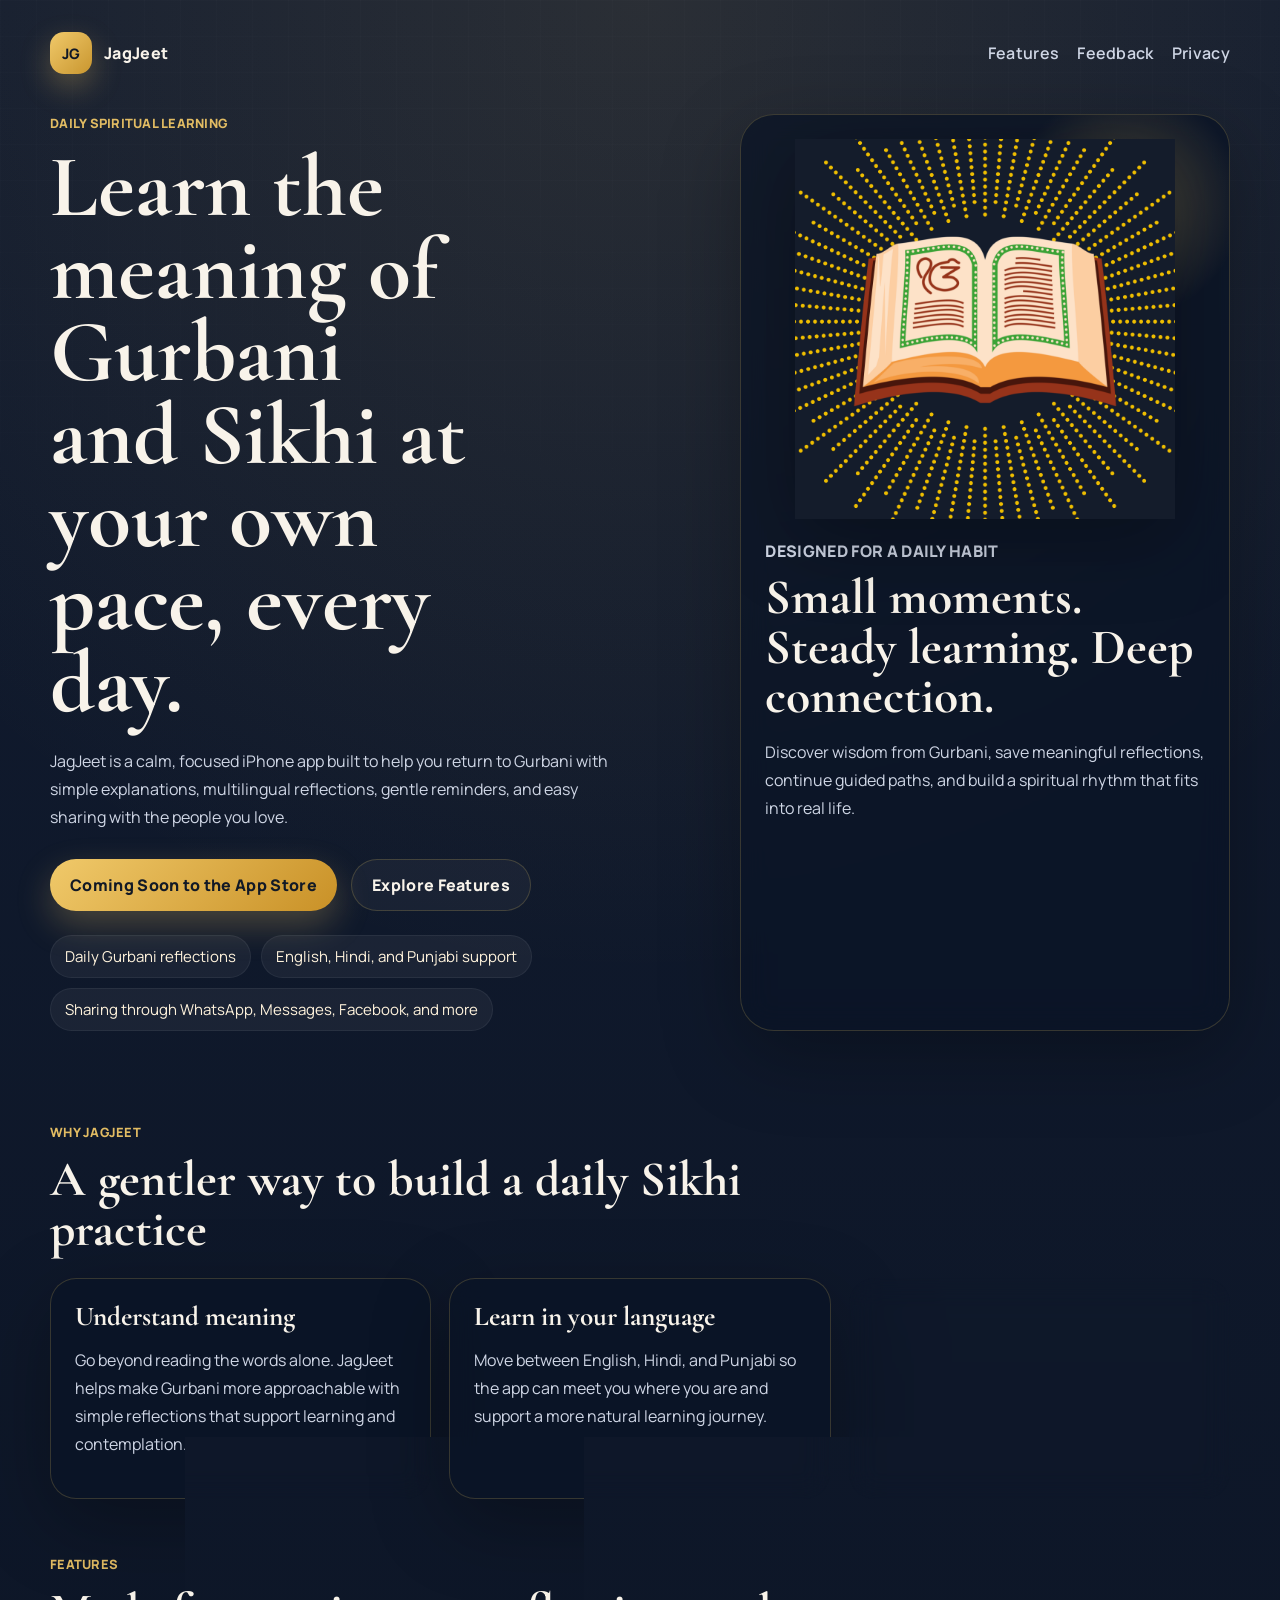
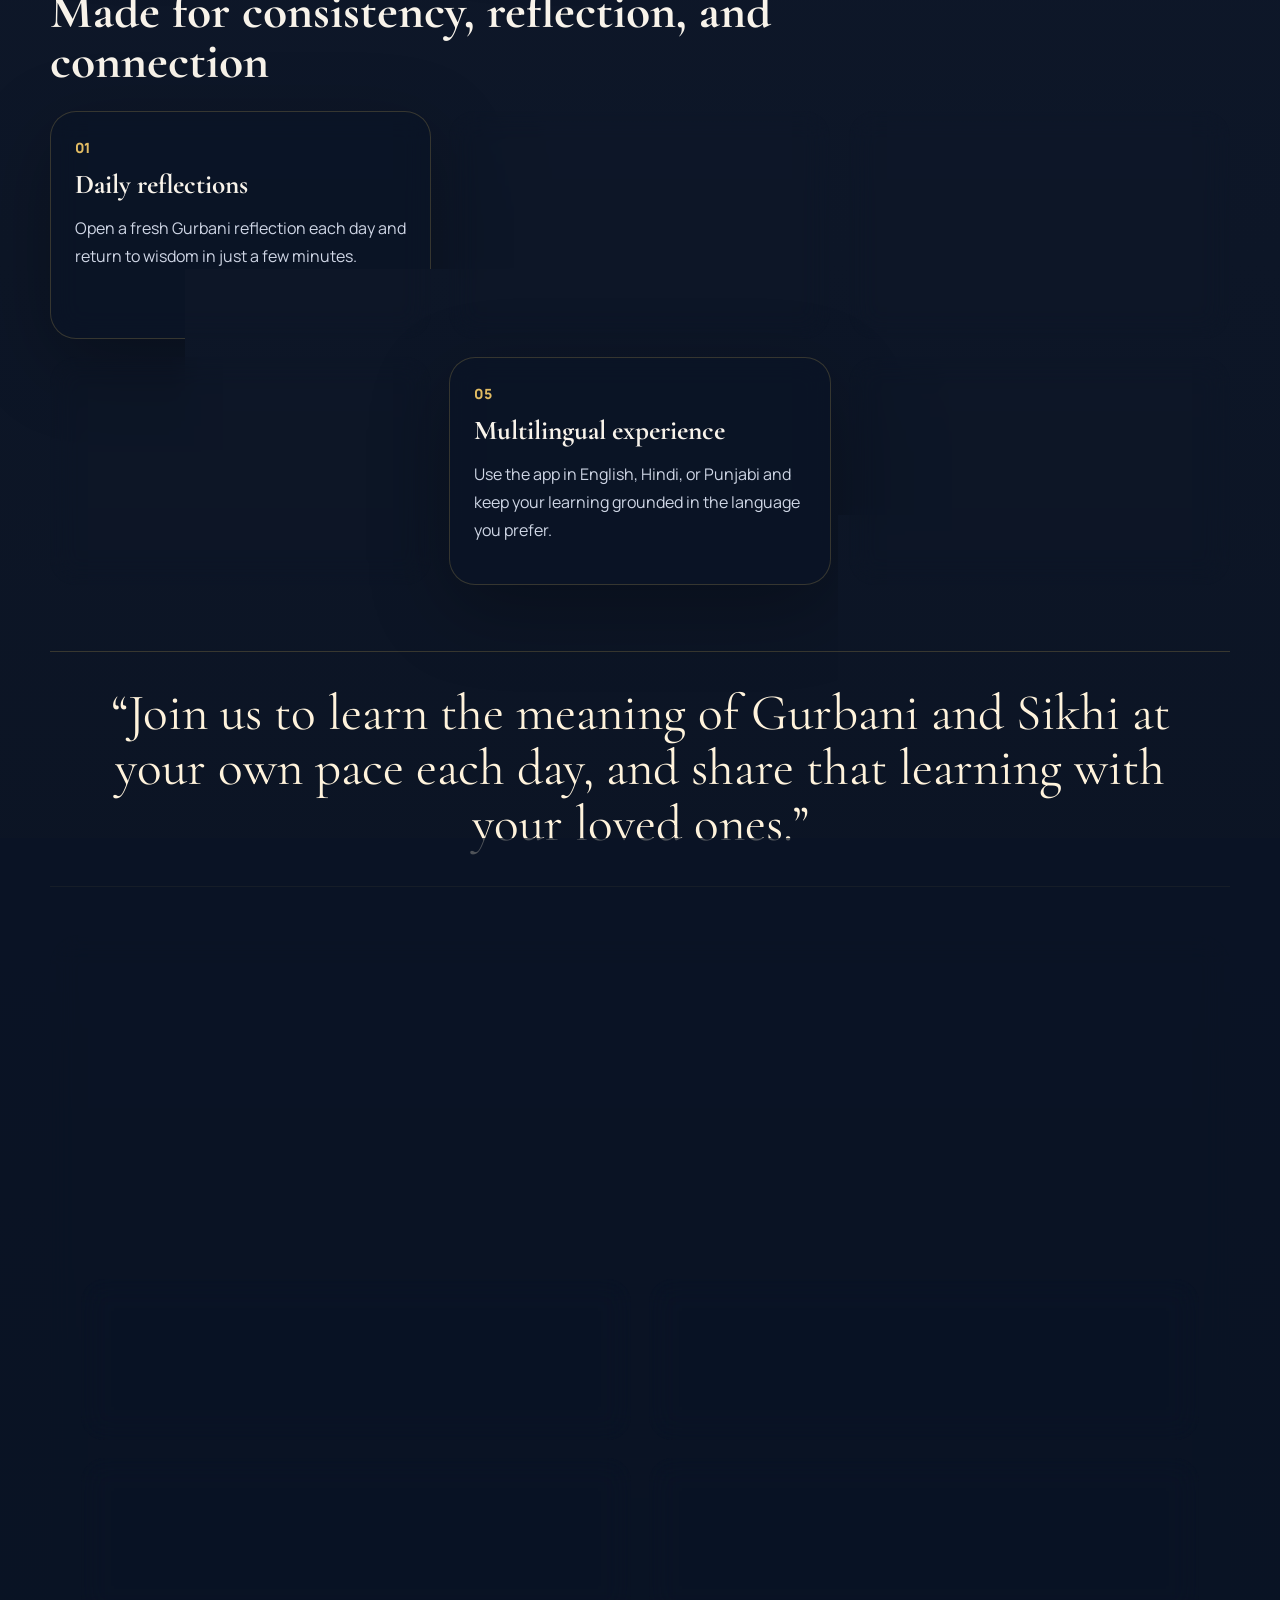
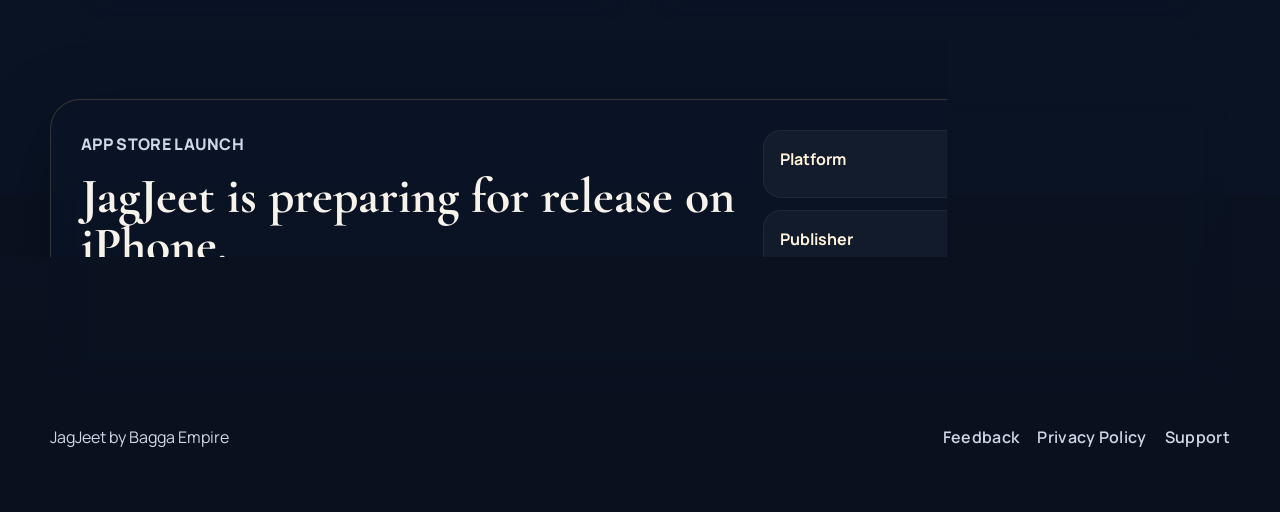
<file: docs/index.html>
<!DOCTYPE html>
<html lang="en">
<head>
  <meta charset="UTF-8">
  <meta name="viewport" content="width=device-width, initial-scale=1.0">
  <title>JagJeet | Learn Gurbani and Sikhi Daily</title>
  <meta
    name="description"
    content="JagJeet helps you learn the meaning of Gurbani and Sikhi at your own pace each day with reflections, reminders, multilingual support, and easy sharing."
  >
  <link rel="preconnect" href="https://fonts.googleapis.com">
  <link rel="preconnect" href="https://fonts.gstatic.com" crossorigin>
  <link
    href="https://fonts.googleapis.com/css2?family=Cormorant+Garamond:wght@500;600;700&family=Manrope:wght@400;500;600;700;800&display=swap"
    rel="stylesheet"
  >
  <link rel="stylesheet" href="./styles.css">
</head>
<body>
  <div class="page-shell">
    <header class="hero">
      <nav class="topbar">
        <div class="brand-lockup">
          <span class="brand-mark">JG</span>
          <span class="brand-name">JagJeet</span>
        </div>
        <div class="topbar-links">
          <a class="nav-link" href="#features">Features</a>
          <a class="nav-link" href="#feedback">Feedback</a>
          <a class="nav-link" href="./privacy.html">Privacy</a>
        </div>
      </nav>

      <div class="hero-grid">
        <section class="hero-copy">
          <p class="eyebrow">Daily spiritual learning</p>
          <h1>Learn the meaning of Gurbani and Sikhi at your own pace, every day.</h1>
          <p class="hero-text">
            JagJeet is a calm, focused iPhone app built to help you return to Gurbani with
            simple explanations, multilingual reflections, gentle reminders, and easy sharing
            with the people you love.
          </p>

          <div class="hero-actions">
            <a class="button button-primary" href="#coming-soon">Coming Soon to the App Store</a>
            <a class="button button-secondary" href="#features">Explore Features</a>
          </div>

          <ul class="hero-points">
            <li>Daily Gurbani reflections</li>
            <li>English, Hindi, and Punjabi support</li>
            <li>Sharing through WhatsApp, Messages, Facebook, and more</li>
          </ul>
        </section>

        <section class="hero-card" aria-label="JagJeet app highlight">
          <div class="hero-card-glow"></div>
          <img
            class="hero-logo"
            src="./assets/jagjeet-mark.png"
            alt="JagJeet illustrated book logo"
          >
          <div class="hero-card-content">
            <p class="card-label">Designed for a daily habit</p>
            <h2>Small moments. Steady learning. Deep connection.</h2>
            <p>
              Discover wisdom from Gurbani, save meaningful reflections, continue guided paths,
              and build a spiritual rhythm that fits into real life.
            </p>
          </div>
        </section>
      </div>
    </header>

    <main>
      <section class="section section-story">
        <div class="section-heading">
          <p class="eyebrow">Why JagJeet</p>
          <h2>A gentler way to build a daily Sikhi practice</h2>
        </div>

        <div class="story-grid">
          <article class="story-card">
            <h3>Understand meaning</h3>
            <p>
              Go beyond reading the words alone. JagJeet helps make Gurbani more approachable
              with simple reflections that support learning and contemplation.
            </p>
          </article>

          <article class="story-card">
            <h3>Learn in your language</h3>
            <p>
              Move between English, Hindi, and Punjabi so the app can meet you where you are
              and support a more natural learning journey.
            </p>
          </article>

          <article class="story-card">
            <h3>Share with loved ones</h3>
            <p>
              When something meaningful speaks to you, pass it on easily through WhatsApp,
              Messages, Facebook, and other sharing options.
            </p>
          </article>
        </div>
      </section>

      <section class="section section-features" id="features">
        <div class="section-heading">
          <p class="eyebrow">Features</p>
          <h2>Made for consistency, reflection, and connection</h2>
        </div>

        <div class="feature-grid">
          <article class="feature-card">
            <span class="feature-number">01</span>
            <h3>Daily reflections</h3>
            <p>Open a fresh Gurbani reflection each day and return to wisdom in just a few minutes.</p>
          </article>

          <article class="feature-card">
            <span class="feature-number">02</span>
            <h3>Guided learning paths</h3>
            <p>Learn through structured Chaupai Sahib and Japji Sahib paths with progress that stays with you.</p>
          </article>

          <article class="feature-card">
            <span class="feature-number">03</span>
            <h3>Gentle reminders</h3>
            <p>Choose reminder times that suit your day so your learning habit feels steady, not stressful.</p>
          </article>

          <article class="feature-card">
            <span class="feature-number">04</span>
            <h3>Save and revisit</h3>
            <p>Bookmark meaningful verses and reflections so they are easy to return to whenever you need them.</p>
          </article>

          <article class="feature-card">
            <span class="feature-number">05</span>
            <h3>Multilingual experience</h3>
            <p>Use the app in English, Hindi, or Punjabi and keep your learning grounded in the language you prefer.</p>
          </article>

          <article class="feature-card">
            <span class="feature-number">06</span>
            <h3>Easy sharing</h3>
            <p>Share your learning with family and friends through WhatsApp, Messages, Facebook, and more.</p>
          </article>
        </div>
      </section>

      <section class="section section-quote">
        <blockquote>
          “Join us to learn the meaning of Gurbani and Sikhi at your own pace each day, and share
          that learning with your loved ones.”
        </blockquote>
      </section>

      <section class="section section-feedback" id="feedback">
        <div class="feedback-panel">
          <div class="feedback-copy">
            <p class="eyebrow">Help Shape JagJeet</p>
            <h2>Tell us what would make the app more useful, peaceful, and easier to love.</h2>
            <p>
              We are collecting feedback to make JagJeet better for daily spiritual learning.
              If something feels confusing, incomplete, hard to use, or especially meaningful,
              we would genuinely love to hear it.
            </p>

            <div class="feedback-actions">
              <a
                class="button button-primary"
                href="https://forms.office.com/pages/responsepage.aspx?id=DQSIkWdsW0yxEjajBLZtrQAAAAAAAAAAAANAAqSK3plUMU1BT001VVI2NjBETTJaSkhJVENGNjZTMC4u&route=shorturl"
                target="_blank"
                rel="noreferrer"
              >
                Open Feedback Form
              </a>
            </div>
          </div>

          <div class="feedback-grid">
            <article class="feedback-card">
              <h3>Bugs and rough edges</h3>
              <p>Tell us what breaks, feels off, loads incorrectly, or behaves in a way you did not expect.</p>
            </article>

            <article class="feedback-card">
              <h3>Clarity and ease of use</h3>
              <p>Point out anything confusing in onboarding, reminders, navigation, verse layouts, or settings.</p>
            </article>

            <article class="feedback-card">
              <h3>Content and translation quality</h3>
              <p>We especially want feedback on the wording, tone, and helpfulness of English, Hindi, and Punjabi content.</p>
            </article>

            <article class="feedback-card">
              <h3>Features you want next</h3>
              <p>Share ideas like audio, search, notes, widgets, deeper learning flows, or anything else that would help your practice.</p>
            </article>
          </div>
        </div>
      </section>

      <section class="section section-cta" id="coming-soon">
        <div class="cta-panel">
          <div>
            <p class="eyebrow">App Store launch</p>
            <h2>JagJeet is preparing for release on iPhone.</h2>
            <p>
              This page is ready for GitHub Pages today, and you can update the main button with
              your App Store link as soon as Apple approves the app.
            </p>
          </div>

          <div class="cta-meta">
            <p><strong>Platform</strong><span>iPhone</span></p>
            <p><strong>Publisher</strong><span>Bagga Empire</span></p>
            <p><strong>Languages</strong><span>English, Hindi, Punjabi</span></p>
          </div>
        </div>
      </section>
    </main>

    <footer class="site-footer">
      <p>JagJeet by Bagga Empire</p>
      <div class="footer-links">
        <a
          class="nav-link"
          href="https://forms.office.com/pages/responsepage.aspx?id=DQSIkWdsW0yxEjajBLZtrQAAAAAAAAAAAANAAqSK3plUMU1BT001VVI2NjBETTJaSkhJVENGNjZTMC4u&route=shorturl"
          target="_blank"
          rel="noreferrer"
        >
          Feedback
        </a>
        <a class="nav-link" href="./privacy.html">Privacy Policy</a>
        <a class="nav-link" href="https://forms.office.com/r/9g6QfCYMZU">Support</a>
      </div>
    </footer>
  </div>
</body>
</html>
</file>
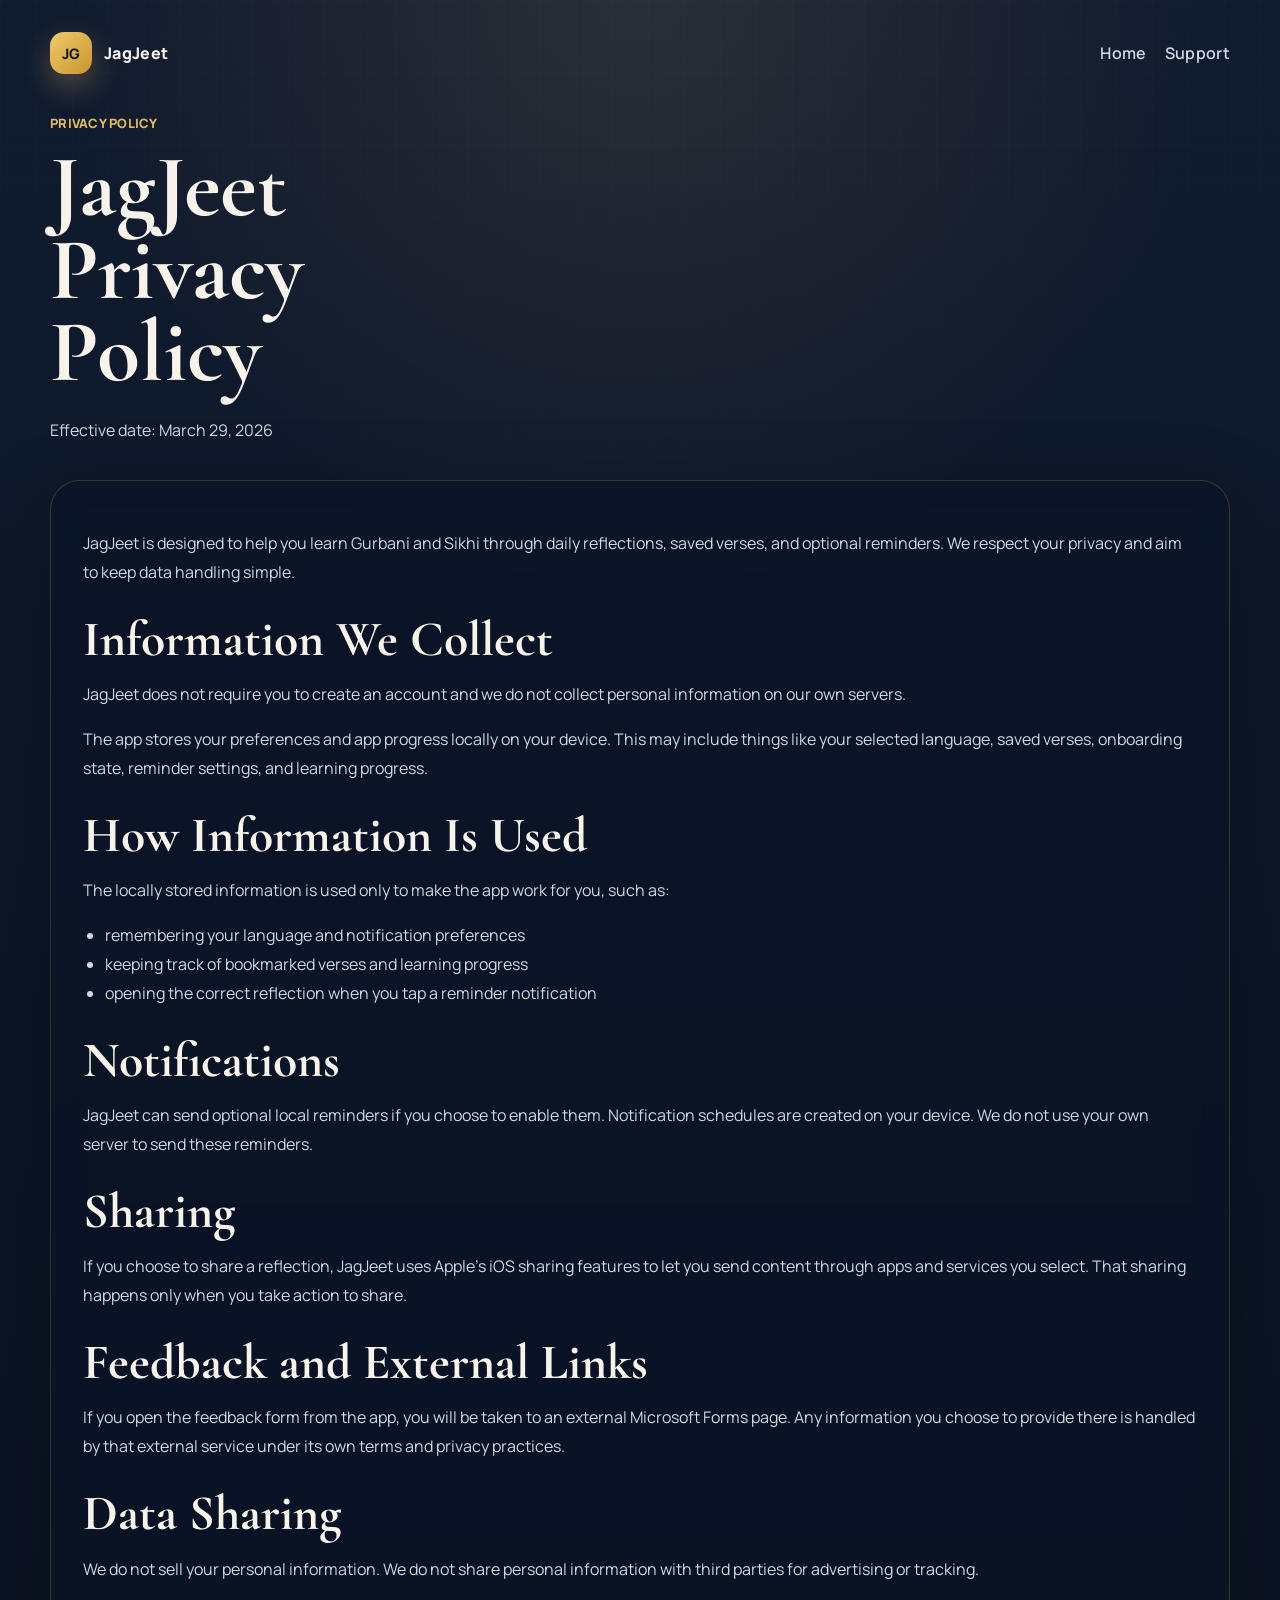
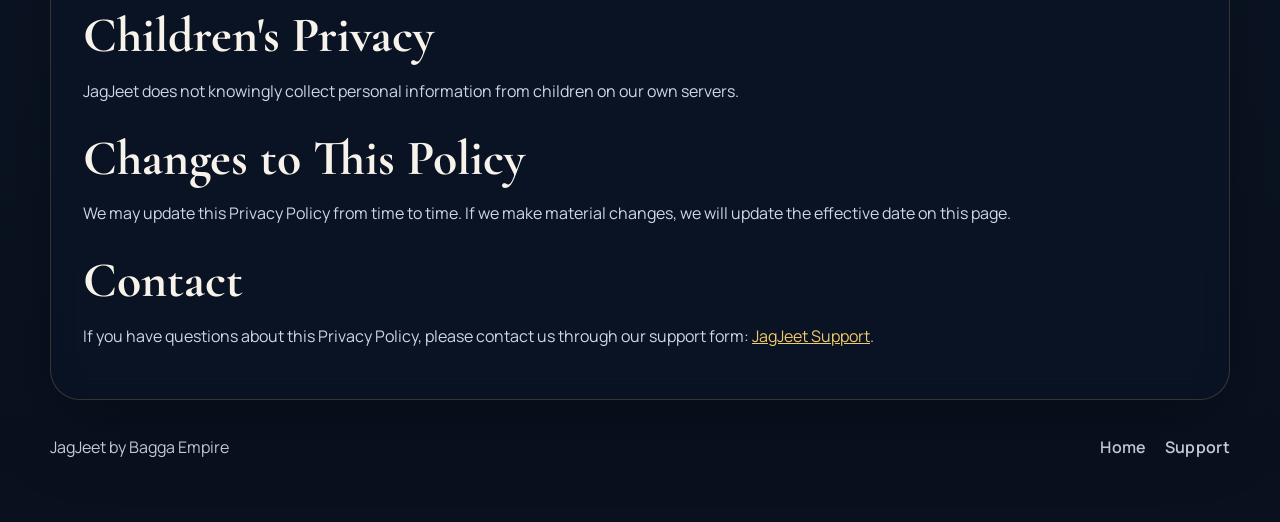
<file: docs/privacy.html>
<!DOCTYPE html>
<html lang="en">
<head>
  <meta charset="UTF-8">
  <meta name="viewport" content="width=device-width, initial-scale=1.0">
  <title>JagJeet Privacy Policy</title>
  <meta
    name="description"
    content="Privacy Policy for the JagJeet iPhone app."
  >
  <link rel="preconnect" href="https://fonts.googleapis.com">
  <link rel="preconnect" href="https://fonts.gstatic.com" crossorigin>
  <link
    href="https://fonts.googleapis.com/css2?family=Cormorant+Garamond:wght@500;600;700&family=Manrope:wght@400;500;600;700;800&display=swap"
    rel="stylesheet"
  >
  <link rel="stylesheet" href="./styles.css">
</head>
<body>
  <div class="page-shell">
    <header class="hero hero-compact">
      <nav class="topbar">
        <div class="brand-lockup">
          <span class="brand-mark">JG</span>
          <span class="brand-name">JagJeet</span>
        </div>
        <div class="topbar-links">
          <a class="nav-link" href="./index.html">Home</a>
          <a class="nav-link" href="https://forms.office.com/r/9g6QfCYMZU">Support</a>
        </div>
      </nav>

      <section class="policy-hero">
        <p class="eyebrow">Privacy Policy</p>
        <h1>JagJeet Privacy Policy</h1>
        <p class="hero-text">
          Effective date: March 29, 2026
        </p>
      </section>
    </header>

    <main>
      <section class="policy-card">
        <p>
          JagJeet is designed to help you learn Gurbani and Sikhi through daily reflections,
          saved verses, and optional reminders. We respect your privacy and aim to keep data
          handling simple.
        </p>

        <h2>Information We Collect</h2>
        <p>
          JagJeet does not require you to create an account and we do not collect personal
          information on our own servers.
        </p>
        <p>
          The app stores your preferences and app progress locally on your device. This may
          include things like your selected language, saved verses, onboarding state, reminder
          settings, and learning progress.
        </p>

        <h2>How Information Is Used</h2>
        <p>
          The locally stored information is used only to make the app work for you, such as:
        </p>
        <ul class="policy-list">
          <li>remembering your language and notification preferences</li>
          <li>keeping track of bookmarked verses and learning progress</li>
          <li>opening the correct reflection when you tap a reminder notification</li>
        </ul>

        <h2>Notifications</h2>
        <p>
          JagJeet can send optional local reminders if you choose to enable them. Notification
          schedules are created on your device. We do not use your own server to send these
          reminders.
        </p>

        <h2>Sharing</h2>
        <p>
          If you choose to share a reflection, JagJeet uses Apple&apos;s iOS sharing features to
          let you send content through apps and services you select. That sharing happens only
          when you take action to share.
        </p>

        <h2>Feedback and External Links</h2>
        <p>
          If you open the feedback form from the app, you will be taken to an external Microsoft
          Forms page. Any information you choose to provide there is handled by that external
          service under its own terms and privacy practices.
        </p>

        <h2>Data Sharing</h2>
        <p>
          We do not sell your personal information. We do not share personal information with
          third parties for advertising or tracking.
        </p>

        <h2>Children&apos;s Privacy</h2>
        <p>
          JagJeet does not knowingly collect personal information from children on our own
          servers.
        </p>

        <h2>Changes to This Policy</h2>
        <p>
          We may update this Privacy Policy from time to time. If we make material changes, we
          will update the effective date on this page.
        </p>

        <h2>Contact</h2>
        <p>
          If you have questions about this Privacy Policy, please contact us through our support
          form:
          <a class="inline-link" href="https://forms.office.com/r/9g6QfCYMZU">JagJeet Support</a>.
        </p>
      </section>
    </main>

    <footer class="site-footer">
      <p>JagJeet by Bagga Empire</p>
      <div class="footer-links">
        <a class="nav-link" href="./index.html">Home</a>
        <a class="nav-link" href="https://forms.office.com/r/9g6QfCYMZU">Support</a>
      </div>
    </footer>
  </div>
</body>
</html>
</file>
<file: docs/styles.css>
:root {
  --bg: #0f1728;
  --bg-soft: #18233a;
  --panel: rgba(10, 20, 38, 0.72);
  --panel-strong: #14213a;
  --line: rgba(255, 214, 102, 0.18);
  --gold: #e2bc63;
  --gold-strong: #f0c96a;
  --cream: #fff3dc;
  --text: #f8f3ea;
  --muted: #cfd6e5;
  --shadow: 0 24px 80px rgba(0, 0, 0, 0.28);
}

* {
  box-sizing: border-box;
}

html {
  scroll-behavior: smooth;
}

body {
  margin: 0;
  font-family: "Manrope", sans-serif;
  color: var(--text);
  background:
    radial-gradient(circle at top, rgba(226, 188, 99, 0.12), transparent 26%),
    linear-gradient(180deg, #111b2f 0%, #09111f 100%);
}

body::before {
  content: "";
  position: fixed;
  inset: 0;
  pointer-events: none;
  background-image:
    linear-gradient(rgba(255, 255, 255, 0.025) 1px, transparent 1px),
    linear-gradient(90deg, rgba(255, 255, 255, 0.025) 1px, transparent 1px);
  background-size: 36px 36px;
  mask-image: linear-gradient(180deg, rgba(0, 0, 0, 0.55), transparent 92%);
}

.page-shell {
  width: min(1180px, calc(100% - 32px));
  margin: 0 auto;
  padding: 24px 0 64px;
}

.topbar {
  display: flex;
  align-items: center;
  justify-content: space-between;
  gap: 16px;
  margin-bottom: 40px;
}

.topbar-links,
.footer-links {
  display: flex;
  align-items: center;
  gap: 18px;
}

.brand-lockup {
  display: inline-flex;
  align-items: center;
  gap: 12px;
}

.brand-mark {
  width: 42px;
  height: 42px;
  display: inline-flex;
  align-items: center;
  justify-content: center;
  border-radius: 14px;
  font-size: 0.9rem;
  font-weight: 800;
  color: #101827;
  background: linear-gradient(135deg, var(--gold-strong), #c9962f);
  box-shadow: 0 12px 30px rgba(226, 188, 99, 0.32);
}

.brand-name,
.nav-link,
.button,
.feature-number,
.card-label,
.eyebrow {
  letter-spacing: 0.02em;
}

.brand-name {
  font-weight: 800;
  font-size: 1rem;
}

.nav-link {
  color: var(--muted);
  text-decoration: none;
  font-weight: 600;
}

.hero {
  padding: 8px 0 36px;
}

.hero-compact {
  padding-bottom: 8px;
}

.hero-grid {
  display: grid;
  grid-template-columns: 1.15fr 0.85fr;
  gap: 28px;
  align-items: center;
}

.eyebrow {
  color: var(--gold);
  text-transform: uppercase;
  font-weight: 800;
  font-size: 0.8rem;
  margin: 0 0 14px;
}

h1,
h2,
h3,
blockquote {
  font-family: "Cormorant Garamond", serif;
  margin: 0;
}

h1 {
  font-size: clamp(3rem, 7vw, 5.5rem);
  line-height: 0.94;
  max-width: 10ch;
}

h2 {
  font-size: clamp(2rem, 4vw, 3.1rem);
  line-height: 1;
}

h3 {
  font-size: 1.7rem;
  line-height: 1;
  margin-bottom: 10px;
}

.hero-text,
.story-card p,
.feature-card p,
.cta-panel p,
.feedback-panel p,
.feedback-card p,
.hero-card-content p {
  color: var(--muted);
  line-height: 1.75;
  font-size: 1rem;
}

.hero-text {
  max-width: 58ch;
  margin: 22px 0 28px;
}

.hero-actions {
  display: flex;
  flex-wrap: wrap;
  gap: 14px;
  margin-bottom: 24px;
}

.button {
  display: inline-flex;
  align-items: center;
  justify-content: center;
  padding: 14px 20px;
  border-radius: 999px;
  text-decoration: none;
  font-weight: 800;
  transition: transform 180ms ease, box-shadow 180ms ease, border-color 180ms ease;
}

.button:hover {
  transform: translateY(-1px);
}

.button-primary {
  color: #121926;
  background: linear-gradient(135deg, var(--gold-strong), #c99127);
  box-shadow: 0 14px 34px rgba(226, 188, 99, 0.28);
}

.button-secondary {
  color: var(--text);
  border: 1px solid var(--line);
  background: rgba(255, 255, 255, 0.04);
}

.hero-points {
  list-style: none;
  padding: 0;
  margin: 0;
  display: flex;
  flex-wrap: wrap;
  gap: 10px;
}

.hero-points li {
  padding: 10px 14px;
  border-radius: 999px;
  background: rgba(255, 255, 255, 0.05);
  border: 1px solid rgba(255, 255, 255, 0.06);
  color: var(--cream);
  font-size: 0.94rem;
}

.hero-card,
.story-card,
.feature-card,
.cta-panel,
.feedback-panel,
.feedback-card {
  position: relative;
  overflow: hidden;
  border: 1px solid var(--line);
  background: var(--panel);
  box-shadow: var(--shadow);
  backdrop-filter: blur(14px);
}

.hero-card {
  border-radius: 34px;
  padding: 24px;
  min-height: 100%;
}

.hero-card-glow {
  position: absolute;
  width: 240px;
  height: 240px;
  border-radius: 50%;
  background: radial-gradient(circle, rgba(226, 188, 99, 0.3), transparent 68%);
  top: -32px;
  right: -18px;
}

.hero-logo {
  width: min(100%, 380px);
  display: block;
  margin: 0 auto 18px;
  filter: drop-shadow(0 18px 40px rgba(0, 0, 0, 0.32));
}

.card-label {
  text-transform: uppercase;
  color: var(--gold);
  font-weight: 800;
  font-size: 0.76rem;
  margin-bottom: 8px;
}

.hero-card-content h2 {
  margin-bottom: 12px;
}

.section {
  padding: 56px 0 0;
}

.section-heading {
  max-width: 760px;
  margin-bottom: 24px;
}

.story-grid,
.feature-grid {
  display: grid;
  gap: 18px;
}

.feedback-grid {
  display: grid;
  grid-template-columns: repeat(2, minmax(0, 1fr));
  gap: 18px;
}

.story-grid {
  grid-template-columns: repeat(3, minmax(0, 1fr));
}

.feature-grid {
  grid-template-columns: repeat(3, minmax(0, 1fr));
}

.story-card,
.feature-card {
  border-radius: 26px;
  padding: 24px;
}

.feature-number {
  display: inline-block;
  margin-bottom: 14px;
  color: var(--gold);
  font-weight: 800;
  font-size: 0.88rem;
}

.section-quote {
  padding-top: 66px;
}

blockquote {
  margin: 0;
  padding: 34px 28px;
  border-top: 1px solid var(--line);
  border-bottom: 1px solid var(--line);
  text-align: center;
  color: var(--cream);
  font-size: clamp(2rem, 4vw, 3.2rem);
  line-height: 1.08;
}

.section-cta {
  padding-top: 48px;
}

.section-feedback {
  padding-top: 48px;
}

.feedback-panel {
  display: grid;
  gap: 28px;
  border-radius: 30px;
  padding: 30px;
}

.feedback-copy {
  max-width: 760px;
}

.feedback-actions {
  margin-top: 22px;
}

.feedback-card {
  border-radius: 24px;
  padding: 22px;
}

.feedback-card h3 {
  margin-bottom: 12px;
}

.cta-panel {
  display: grid;
  grid-template-columns: 1.2fr 0.8fr;
  gap: 28px;
  border-radius: 30px;
  padding: 30px;
}

.cta-meta {
  display: grid;
  gap: 12px;
}

.cta-meta p {
  display: flex;
  justify-content: space-between;
  gap: 12px;
  margin: 0;
  padding: 14px 16px;
  border-radius: 18px;
  background: rgba(255, 255, 255, 0.04);
  border: 1px solid rgba(255, 255, 255, 0.06);
}

.cta-meta strong {
  color: var(--cream);
}

.cta-meta span {
  color: var(--muted);
  text-align: right;
}

.policy-hero {
  max-width: 760px;
}

.policy-card {
  border: 1px solid var(--line);
  background: var(--panel);
  box-shadow: var(--shadow);
  backdrop-filter: blur(14px);
  border-radius: 30px;
  padding: 32px;
}

.policy-card h2 {
  margin-top: 28px;
  margin-bottom: 10px;
}

.policy-card p,
.policy-card li {
  color: var(--muted);
  line-height: 1.8;
  font-size: 1rem;
}

.policy-list {
  margin: 0;
  padding-left: 22px;
}

.inline-link {
  color: var(--gold-strong);
}

.site-footer {
  display: flex;
  align-items: center;
  justify-content: space-between;
  gap: 16px;
  padding-top: 36px;
  color: var(--muted);
}

.site-footer p {
  margin: 0;
}

@media (max-width: 980px) {
  .hero-grid,
  .story-grid,
  .feature-grid,
  .feedback-grid,
  .cta-panel {
    grid-template-columns: 1fr;
  }

  h1 {
    max-width: 12ch;
  }
}

@media (max-width: 640px) {
  .page-shell {
    width: min(100% - 20px, 1180px);
    padding-top: 18px;
  }

  .topbar {
    margin-bottom: 24px;
  }

  .topbar,
  .site-footer,
  .topbar-links,
  .footer-links {
    flex-direction: column;
    align-items: flex-start;
  }

  .brand-mark {
    width: 38px;
    height: 38px;
  }

  h1 {
    font-size: 2.8rem;
    max-width: none;
  }

  .hero-card,
  .story-card,
  .feature-card,
  .cta-panel,
  .policy-card,
  .feedback-panel,
  .feedback-card {
    border-radius: 22px;
  }

  .hero-card,
  .story-card,
  .feature-card,
  .cta-panel,
  .policy-card,
  .feedback-panel,
  .feedback-card {
    padding: 20px;
  }

  blockquote {
    padding: 26px 12px;
  }

  .hero-points {
    gap: 8px;
  }

  .hero-points li {
    width: 100%;
    text-align: center;
  }
}
</file>
